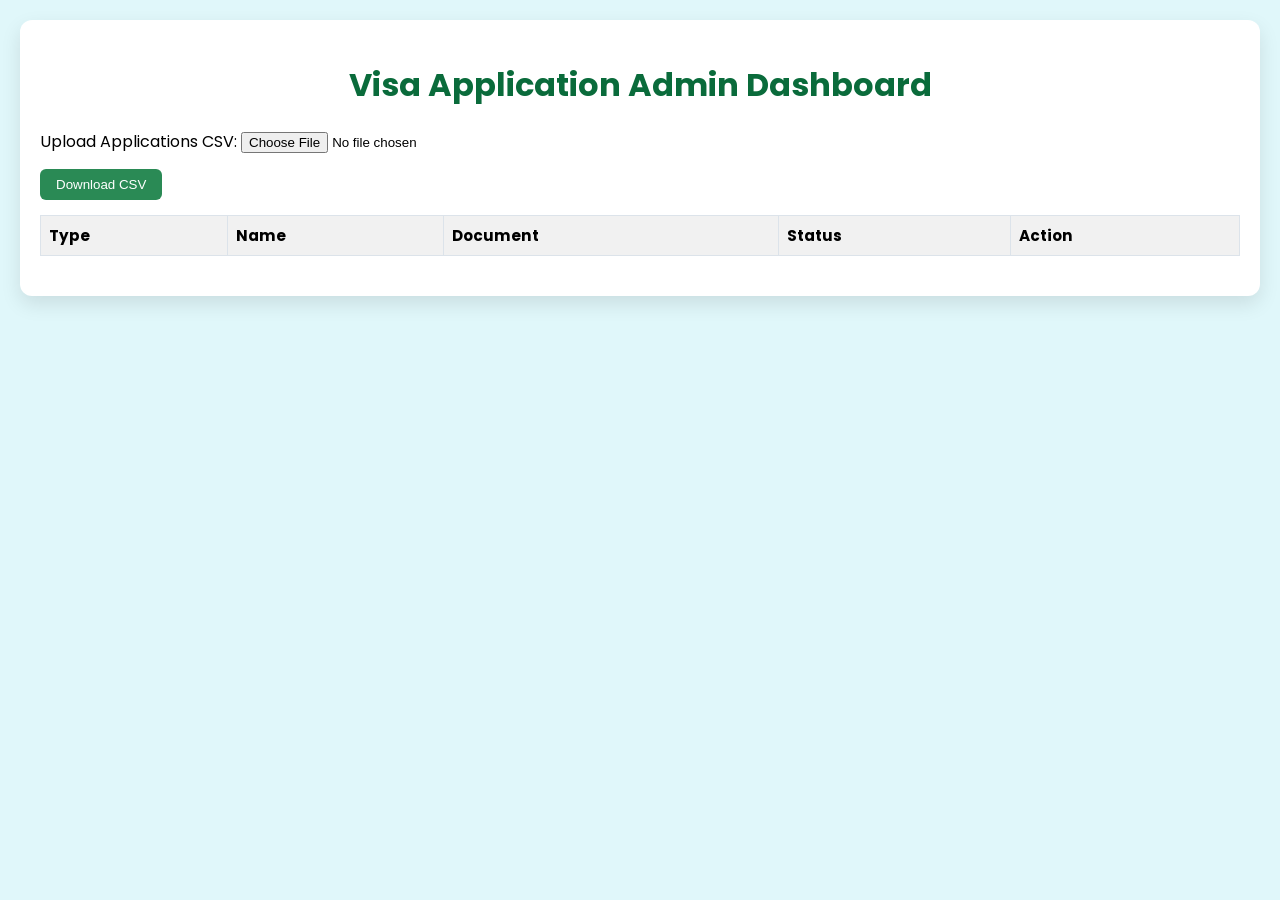
<file: admin.html>
<!DOCTYPE html>
<html lang="en">
<head>
<meta charset="UTF-8">
<meta name="viewport" content="width=device-width, initial-scale=1.0">
<title>Visa Application Admin Dashboard</title>
<style>
@import url('https://fonts.googleapis.com/css2?family=Poppins:wght@400;600;700&display=swap');

:root {
  --card: #ffffff;
  --accent: #0a6b3b;
  --accent-2: #2a8a55;
  --background: #e0f7fa;
  --font-family: 'Poppins', sans-serif;
  --border-light: #dce3ea;
  --radius: 12px;
  --shadow: rgba(0,0,0,0.1);
}

body {
  font-family: var(--font-family);
  background-color: var(--background);
  margin:0;
  padding:20px;
}

.container {
  max-width:1200px;
  margin:0 auto;
  background-color: var(--card);
  border-radius: var(--radius);
  padding: 20px;
  box-shadow: 0 8px 20px var(--shadow);
}

h1 { text-align:center; color:var(--accent); margin-bottom:20px; }

table {
  width:100%;
  border-collapse: collapse;
  margin-bottom:20px;
}
th, td {
  border:1px solid var(--border-light);
  padding:8px;
  text-align:left;
  font-size:0.95rem;
}
th { background-color:#f1f1f1; }

.status-btn {
  padding:6px 12px;
  border:none;
  border-radius:6px;
  cursor:pointer;
  color:white;
  margin-right:5px;
}
.accept { background-color: var(--accent); }
.decline { background-color: #d9534f; }

.download-btn {
  padding:8px 16px;
  background-color: var(--accent-2);
  color:white;
  border:none;
  border-radius:6px;
  cursor:pointer;
}

.hidden { display:none; }
</style>
</head>
<body>
<div class="container">
  <h1>Visa Application Admin Dashboard</h1>

  <!-- CSV Upload -->
  <div style="margin-bottom:15px;">
    <label>Upload Applications CSV: </label>
    <input type="file" id="csvUpload" accept=".csv">
  </div>

  <!-- Download CSV Button -->
  <div style="margin-bottom:15px;">
    <button class="download-btn" id="downloadCsv">Download CSV</button>
  </div>

  <table id="adminTable">
    <thead>
      <tr>
        <th>Type</th>
        <th>Name</th>
        <th>Document</th>
        <th>Status</th>
        <th>Action</th>
      </tr>
    </thead>
    <tbody id="tableBody">
      <!-- Rows will be injected here -->
    </tbody>
  </table>
</div>

<script>
// Parse CSV to Array
function parseCSV(text){
  const rows = text.trim().split('\n');
  const headers = rows[0].split(',');
  return rows.slice(1).map(r => {
    const cols = r.split(',');
    return {
      type: cols[0].trim(),
      name: cols[1].trim(),
      document: cols[2].trim(),
      status: cols[3].trim() || 'Pending'
    };
  });
}

// Render Table
function renderTable(data){
  const tbody = document.getElementById('tableBody');
  tbody.innerHTML = '';
  data.forEach((item,index)=>{
    const tr = document.createElement('tr');
    tr.innerHTML = `
      <td>${item.type}</td>
      <td>${item.name}</td>
      <td>${item.document}</td>
      <td class="status-${item.status.toLowerCase()}">${item.status}</td>
      <td>
        <button class="status-btn accept">Accept</button>
        <button class="status-btn decline">Decline</button>
      </td>
    `;
    tbody.appendChild(tr);

    // Accept button
    tr.querySelector('.accept').addEventListener('click',()=>{
      item.status='Accepted';
      tr.querySelector('td:nth-child(4)').textContent='Accepted';
      localStorage.setItem('adminData', JSON.stringify(data));
    });
    // Decline button
    tr.querySelector('.decline').addEventListener('click',()=>{
      item.status='Declined';
      tr.querySelector('td:nth-child(4)').textContent='Declined';
      localStorage.setItem('adminData', JSON.stringify(data));
    });
  });
}

// CSV Upload
document.getElementById('csvUpload').addEventListener('change', function(e){
  const file = e.target.files[0];
  if(!file) return;
  const reader = new FileReader();
  reader.onload = function(evt){
    const csvText = evt.target.result;
    const data = parseCSV(csvText);
    localStorage.setItem('adminData', JSON.stringify(data));
    renderTable(data);
  };
  reader.readAsText(file);
});

// Download CSV
document.getElementById('downloadCsv').addEventListener('click',()=>{
  const data = JSON.parse(localStorage.getItem('adminData')) || [];
  if(data.length===0){ alert('No data to download'); return; }
  let csv = 'type,name,document,status\n';
  data.forEach(d=>{ csv+=`${d.type},${d.name},${d.document},${d.status}\n`; });
  const blob = new Blob([csv], {type:'text/csv'});
  const url = URL.createObjectURL(blob);
  const a = document.createElement('a');
  a.href = url;
  a.download = 'visa_uploads.csv';
  a.click();
  URL.revokeObjectURL(url);
});

// Load from localStorage on page load
window.onload = function(){
  const savedData = JSON.parse(localStorage.getItem('adminData')) || [];
  renderTable(savedData);
}
</script>
</body>
</html>
</file>
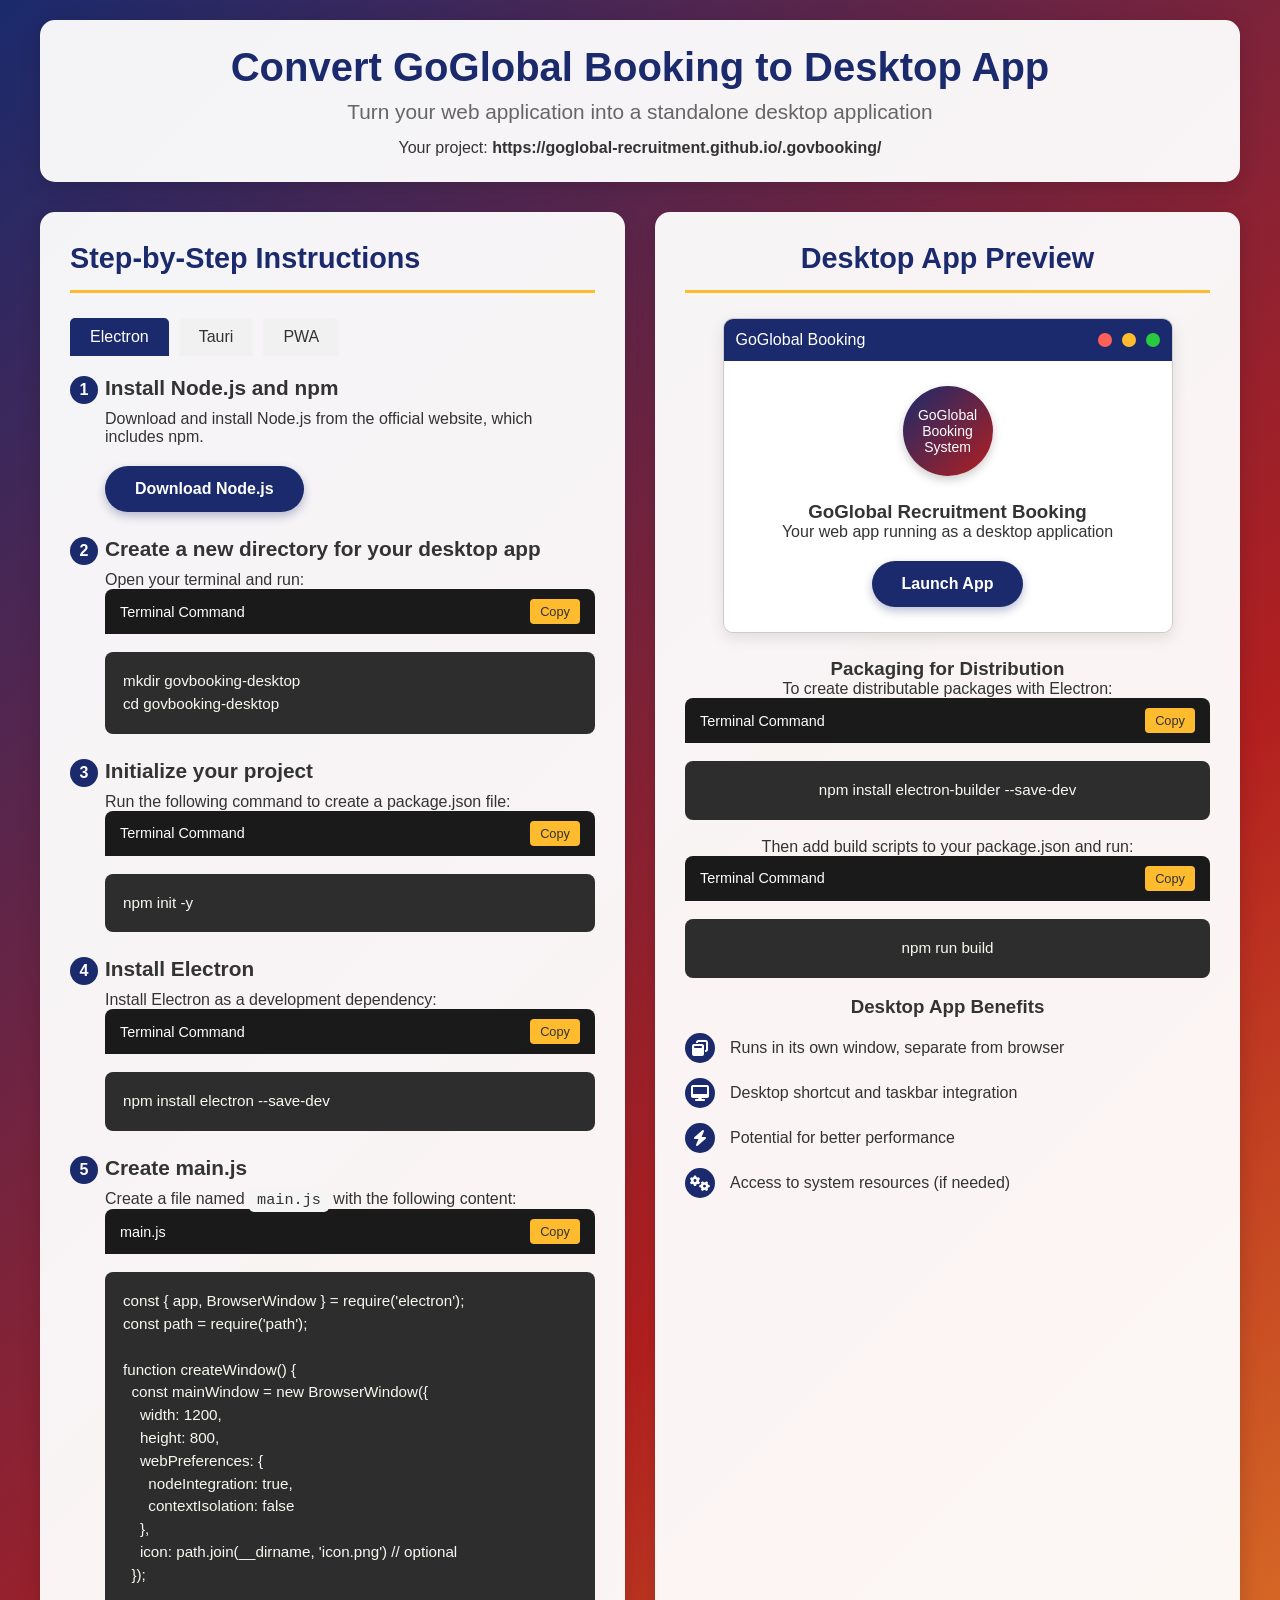
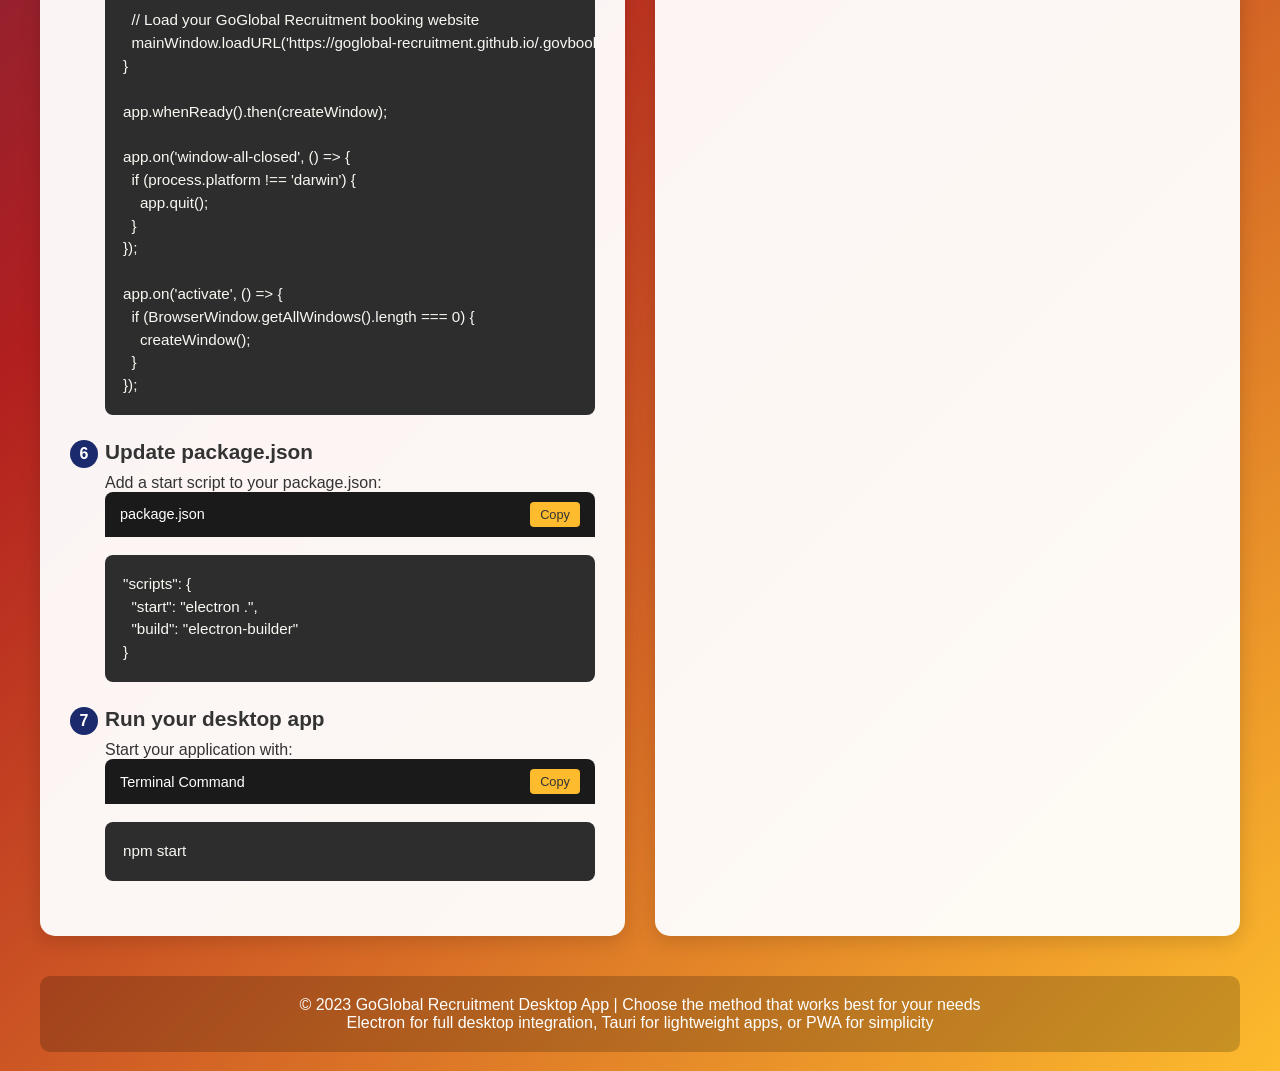
<file: desktop-app-instructions.html>
<!DOCTYPE html>
<html lang="en">
<head>
    <meta charset="UTF-8">
    <meta name="viewport" content="width=device-width, initial-scale=1.0">
    <title>GoGlobal Booking - Desktop App</title>
    <link rel="stylesheet" href="https://cdnjs.cloudflare.com/ajax/libs/font-awesome/6.4.0/css/all.min.css">
    <style>
        * {
            margin: 0;
            padding: 0;
            box-sizing: border-box;
            font-family: 'Segoe UI', Tahoma, Geneva, Verdana, sans-serif;
        }
        
        body {
            background: linear-gradient(135deg, #1a2a6c, #b21f1f, #fdbb2d);
            color: #333;
            min-height: 100vh;
            display: flex;
            flex-direction: column;
            align-items: center;
            padding: 20px;
        }
        
        .container {
            width: 100%;
            max-width: 1200px;
            margin: 0 auto;
        }
        
        header {
            background-color: rgba(255, 255, 255, 0.95);
            padding: 25px;
            border-radius: 15px;
            box-shadow: 0 5px 20px rgba(0, 0, 0, 0.15);
            margin-bottom: 30px;
            width: 100%;
            text-align: center;
        }
        
        h1 {
            color: #1a2a6c;
            margin-bottom: 10px;
            font-size: 2.5rem;
        }
        
        .subtitle {
            color: #666;
            font-size: 1.3rem;
            margin-bottom: 15px;
        }
        
        .content {
            display: flex;
            gap: 30px;
            flex-wrap: wrap;
        }
        
        .instructions {
            flex: 1;
            min-width: 300px;
            background: rgba(255, 255, 255, 0.95);
            padding: 30px;
            border-radius: 15px;
            box-shadow: 0 5px 20px rgba(0, 0, 0, 0.15);
        }
        
        .instructions h2 {
            color: #1a2a6c;
            margin-bottom: 25px;
            padding-bottom: 15px;
            border-bottom: 3px solid #fdbb2d;
            font-size: 1.8rem;
        }
        
        .step {
            margin-bottom: 25px;
            padding-left: 35px;
            position: relative;
        }
        
        .step-number {
            position: absolute;
            left: 0;
            top: 0;
            background: #1a2a6c;
            color: white;
            width: 28px;
            height: 28px;
            border-radius: 50%;
            display: flex;
            align-items: center;
            justify-content: center;
            font-weight: bold;
        }
        
        .step h3 {
            margin-bottom: 10px;
            color: #333;
            font-size: 1.3rem;
        }
        
        .preview {
            flex: 1;
            min-width: 300px;
            background: rgba(255, 255, 255, 0.95);
            padding: 30px;
            border-radius: 15px;
            box-shadow: 0 5px 20px rgba(0, 0, 0, 0.15);
            text-align: center;
        }
        
        .preview h2 {
            color: #1a2a6c;
            margin-bottom: 25px;
            padding-bottom: 15px;
            border-bottom: 3px solid #fdbb2d;
            font-size: 1.8rem;
        }
        
        .app-window {
            background: #f1f1f1;
            border: 1px solid #ccc;
            border-radius: 10px;
            overflow: hidden;
            margin: 0 auto 25px;
            max-width: 450px;
            box-shadow: 0 5px 15px rgba(0, 0, 0, 0.1);
        }
        
        .window-header {
            background: #1a2a6c;
            color: white;
            padding: 12px;
            display: flex;
            justify-content: space-between;
            align-items: center;
        }
        
        .window-controls {
            display: flex;
            gap: 10px;
        }
        
        .control {
            width: 14px;
            height: 14px;
            border-radius: 50%;
            cursor: pointer;
        }
        
        .close { background: #ff5f57; }
        .minimize { background: #ffbd2e; }
        .maximize { background: #28ca42; }
        
        .window-content {
            padding: 25px;
            min-height: 250px;
            display: flex;
            flex-direction: column;
            justify-content: center;
            align-items: center;
            background: white;
        }
        
        .logo {
            width: 90px;
            height: 90px;
            background: linear-gradient(135deg, #1a2a6c, #b21f1f);
            border-radius: 50%;
            display: flex;
            align-items: center;
            justify-content: center;
            margin-bottom: 25px;
            color: white;
            font-size: 14px;
            text-align: center;
            box-shadow: 0 4px 10px rgba(0, 0, 0, 0.2);
        }
        
        .btn {
            display: inline-block;
            background: #1a2a6c;
            color: white;
            padding: 14px 30px;
            border-radius: 30px;
            text-decoration: none;
            font-weight: bold;
            margin-top: 20px;
            transition: all 0.3s ease;
            box-shadow: 0 4px 10px rgba(26, 42, 108, 0.3);
        }
        
        .btn:hover {
            background: #fdbb2d;
            transform: translateY(-3px);
            box-shadow: 0 6px 15px rgba(0, 0, 0, 0.2);
        }
        
        code {
            background: #f5f5f5;
            padding: 3px 8px;
            border-radius: 5px;
            font-family: monospace;
            font-size: 0.95rem;
        }
        
        pre {
            background: #2d2d2d;
            color: #f8f8f2;
            padding: 18px;
            border-radius: 8px;
            overflow-x: auto;
            margin: 18px 0;
            font-size: 0.95rem;
            line-height: 1.5;
        }
        
        .code-header {
            display: flex;
            justify-content: space-between;
            align-items: center;
            background: #1a1a1a;
            color: white;
            padding: 10px 15px;
            border-radius: 8px 8px 0 0;
            font-size: 0.9rem;
        }
        
        .copy-btn {
            background: #fdbb2d;
            color: #333;
            border: none;
            padding: 5px 10px;
            border-radius: 4px;
            cursor: pointer;
            font-size: 0.8rem;
        }
        
        footer {
            margin-top: 40px;
            text-align: center;
            color: white;
            font-size: 1rem;
            background: rgba(0, 0, 0, 0.2);
            padding: 20px;
            border-radius: 10px;
            width: 100%;
        }
        
        .feature {
            display: flex;
            align-items: center;
            margin: 15px 0;
        }
        
        .feature i {
            background: #1a2a6c;
            color: white;
            width: 30px;
            height: 30px;
            border-radius: 50%;
            display: flex;
            align-items: center;
            justify-content: center;
            margin-right: 15px;
        }

        .nav-tabs {
            display: flex;
            gap: 10px;
            margin-bottom: 20px;
        }

        .nav-tab {
            padding: 10px 20px;
            background: #f1f1f1;
            border-radius: 5px 5px 0 0;
            cursor: pointer;
        }

        .nav-tab.active {
            background: #1a2a6c;
            color: white;
        }

        .tab-content {
            display: none;
        }

        .tab-content.active {
            display: block;
        }
        
        @media (max-width: 768px) {
            .content {
                flex-direction: column;
            }
            
            h1 {
                font-size: 2rem;
            }
            
            .subtitle {
                font-size: 1.1rem;
            }
        }
    </style>
</head>
<body>
    <div class="container">
        <header>
            <h1>Convert GoGlobal Booking to Desktop App</h1>
            <p class="subtitle">Turn your web application into a standalone desktop application</p>
            <p>Your project: <strong>https://goglobal-recruitment.github.io/.govbooking/</strong></p>
        </header>
        
        <div class="content">
            <div class="instructions">
                <h2>Step-by-Step Instructions</h2>
                
                <div class="nav-tabs">
                    <div class="nav-tab active" onclick="switchTab('electron')">Electron</div>
                    <div class="nav-tab" onclick="switchTab('tauri')">Tauri</div>
                    <div class="nav-tab" onclick="switchTab('pwa')">PWA</div>
                </div>
                
                <div id="electron-tab" class="tab-content active">
                    <div class="step">
                        <div class="step-number">1</div>
                        <h3>Install Node.js and npm</h3>
                        <p>Download and install Node.js from the official website, which includes npm.</p>
                        <a href="https://nodejs.org" target="_blank" class="btn">Download Node.js</a>
                    </div>
                    
                    <div class="step">
                        <div class="step-number">2</div>
                        <h3>Create a new directory for your desktop app</h3>
                        <p>Open your terminal and run:</p>
                        <div class="code-header">
                            <span>Terminal Command</span>
                            <button class="copy-btn" onclick="copyCode('code1')">Copy</button>
                        </div>
                        <pre id="code1">mkdir govbooking-desktop
cd govbooking-desktop</pre>
                    </div>
                    
                    <div class="step">
                        <div class="step-number">3</div>
                        <h3>Initialize your project</h3>
                        <p>Run the following command to create a package.json file:</p>
                        <div class="code-header">
                            <span>Terminal Command</span>
                            <button class="copy-btn" onclick="copyCode('code2')">Copy</button>
                        </div>
                        <pre id="code2">npm init -y</pre>
                    </div>
                    
                    <div class="step">
                        <div class="step-number">4</div>
                        <h3>Install Electron</h3>
                        <p>Install Electron as a development dependency:</p>
                        <div class="code-header">
                            <span>Terminal Command</span>
                            <button class="copy-btn" onclick="copyCode('code3')">Copy</button>
                        </div>
                        <pre id="code3">npm install electron --save-dev</pre>
                    </div>
                    
                    <div class="step">
                        <div class="step-number">5</div>
                        <h3>Create main.js</h3>
                        <p>Create a file named <code>main.js</code> with the following content:</p>
                        <div class="code-header">
                            <span>main.js</span>
                            <button class="copy-btn" onclick="copyCode('code4')">Copy</button>
                        </div>
                        <pre id="code4">const { app, BrowserWindow } = require('electron');
const path = require('path');

function createWindow() {
  const mainWindow = new BrowserWindow({
    width: 1200,
    height: 800,
    webPreferences: {
      nodeIntegration: true,
      contextIsolation: false
    },
    icon: path.join(__dirname, 'icon.png') // optional
  });

  // Load your GoGlobal Recruitment booking website
  mainWindow.loadURL('https://goglobal-recruitment.github.io/.govbooking/');
}

app.whenReady().then(createWindow);

app.on('window-all-closed', () => {
  if (process.platform !== 'darwin') {
    app.quit();
  }
});

app.on('activate', () => {
  if (BrowserWindow.getAllWindows().length === 0) {
    createWindow();
  }
});</pre>
                    </div>
                    
                    <div class="step">
                        <div class="step-number">6</div>
                        <h3>Update package.json</h3>
                        <p>Add a start script to your package.json:</p>
                        <div class="code-header">
                            <span>package.json</span>
                            <button class="copy-btn" onclick="copyCode('code5')">Copy</button>
                        </div>
                        <pre id="code5">"scripts": {
  "start": "electron .",
  "build": "electron-builder"
}</pre>
                    </div>
                    
                    <div class="step">
                        <div class="step-number">7</div>
                        <h3>Run your desktop app</h3>
                        <p>Start your application with:</p>
                        <div class="code-header">
                            <span>Terminal Command</span>
                            <button class="copy-btn" onclick="copyCode('code6')">Copy</button>
                        </div>
                        <pre id="code6">npm start</pre>
                    </div>
                </div>
                
                <div id="tauri-tab" class="tab-content">
                    <div class="step">
                        <div class="step-number">1</div>
                        <h3>Install Rust</h3>
                        <p>Install Rust using rustup:</p>
                        <div class="code-header">
                            <span>Terminal Command</span>
                            <button class="copy-btn" onclick="copyCode('code7')">Copy</button>
                        </div>
                        <pre id="code7">curl --proto '=https' --tlsv1.2 -sSf https://sh.rustup.rs | sh</pre>
                    </div>
                    
                    <div class="step">
                        <div class="step-number">2</div>
                        <h3>Install Tauri prerequisites</h3>
                        <p>Follow the platform-specific instructions:</p>
                        <a href="https://tauri.app/v1/guides/getting-started/prerequisites" target="_blank" class="btn">View Prerequisites</a>
                    </div>
                    
                    <div class="step">
                        <div class="step-number">3</div>
                        <h3>Create a Tauri app</h3>
                        <p>Create a new Tauri project:</p>
                        <div class="code-header">
                            <span>Terminal Command</span>
                            <button class="copy-btn" onclick="copyCode('code8')">Copy</button>
                        </div>
                        <pre id="code8">npm create tauri-app@latest govbooking-desktop
cd govbooking-desktop</pre>
                    </div>
                    
                    <div class="step">
                        <div class="step-number">4</div>
                        <h3>Configure Tauri</h3>
                        <p>Update the tauri.conf.json file to load your web app:</p>
                        <div class="code-header">
                            <span>tauri.conf.json</span>
                            <button class="copy-btn" onclick="copyCode('code9')">Copy</button>
                        </div>
                        <pre id="code9">"windows": [
  {
    "title": "GoGlobal Booking",
    "width": 1200,
    "height": 800,
    "resizable": true,
    "fullscreen": false,
    "url": "https://goglobal-recruitment.github.io/.govbooking/"
  }
]</pre>
                    </div>
                    
                    <div class="step">
                        <div class="step-number">5</div>
                        <h3>Run your Tauri app</h3>
                        <p>Start your application with:</p>
                        <div class="code-header">
                            <span>Terminal Command</span>
                            <button class="copy-btn" onclick="copyCode('code10')">Copy</button>
                        </div>
                        <pre id="code10">npm run tauri dev</pre>
                    </div>
                </div>
                
                <div id="pwa-tab" class="tab-content">
                    <div class="step">
                        <div class="step-number">1</div>
                        <h3>Create a Manifest File</h3>
                        <p>Create a manifest.json file in your project:</p>
                        <div class="code-header">
                            <span>manifest.json</span>
                            <button class="copy-btn" onclick="copyCode('code11')">Copy</button>
                        </div>
                        <pre id="code11">{
  "name": "GoGlobal Booking",
  "short_name": "GovBooking",
  "description": "GoGlobal Recruitment Booking System",
  "start_url": "https://goglobal-recruitment.github.io/.govbooking/",
  "display": "standalone",
  "background_color": "#1a2a6c",
  "theme_color": "#fdbb2d",
  "icons": [
    {
      "src": "icon-192.png",
      "sizes": "192x192",
      "type": "image/png"
    },
    {
      "src": "icon-512.png",
      "sizes": "512x512",
      "type": "image/png"
    }
  ]
}</pre>
                    </div>
                    
                    <div class="step">
                        <div class="step-number">2</div>
                        <h3>Add to Home Screen</h3>
                        <p>Users can install your PWA by selecting "Add to Home Screen" in their browser.</p>
                    </div>
                    
                    <div class="step">
                        <div class="step-number">3</div>
                        <h3>Service Worker (Optional)</h3>
                        <p>For offline functionality, register a service worker:</p>
                        <div class="code-header">
                            <span>sw.js</span>
                            <button class="copy-btn" onclick="copyCode('code12')">Copy</button>
                        </div>
                        <pre id="code12">self.addEventListener('install', (event) => {
  console.log('Service Worker installing.');
});

self.addEventListener('fetch', (event) => {
  event.respondWith(
    caches.match(event.request).then((response) => {
      return response || fetch(event.request);
    })
  );
});</pre>
                    </div>
                </div>
            </div>
            
            <div class="preview">
                <h2>Desktop App Preview</h2>
                
                <div class="app-window">
                    <div class="window-header">
                        <div>GoGlobal Booking</div>
                        <div class="window-controls">
                            <div class="control close" onclick="simulateAction('close')"></div>
                            <div class="control minimize" onclick="simulateAction('minimize')"></div>
                            <div class="control maximize" onclick="simulateAction('maximize')"></div>
                        </div>
                    </div>
                    <div class="window-content">
                        <div class="logo">GoGlobal<br>Booking<br>System</div>
                        <h3>GoGlobal Recruitment Booking</h3>
                        <p>Your web app running as a desktop application</p>
                        <a href="#" class="btn" id="launch-btn">Launch App</a>
                    </div>
                </div>
                
                <h3>Packaging for Distribution</h3>
                <p>To create distributable packages with Electron:</p>
                <div class="code-header">
                    <span>Terminal Command</span>
                    <button class="copy-btn" onclick="copyCode('code13')">Copy</button>
                </div>
                <pre id="code13">npm install electron-builder --save-dev</pre>
                <p>Then add build scripts to your package.json and run:</p>
                <div class="code-header">
                    <span>Terminal Command</span>
                    <button class="copy-btn" onclick="copyCode('code14')">Copy</button>
                </div>
                <pre id="code14">npm run build</pre>
                
                <div class="features">
                    <h3>Desktop App Benefits</h3>
                    <div class="feature">
                        <i class="fas fa-window-restore"></i>
                        <span>Runs in its own window, separate from browser</span>
                    </div>
                    <div class="feature">
                        <i class="fas fa-desktop"></i>
                        <span>Desktop shortcut and taskbar integration</span>
                    </div>
                    <div class="feature">
                        <i class="fas fa-bolt"></i>
                        <span>Potential for better performance</span>
                    </div>
                    <div class="feature">
                        <i class="fas fa-cogs"></i>
                        <span>Access to system resources (if needed)</span>
                    </div>
                </div>
            </div>
        </div>
        
        <footer>
            <p>© 2023 GoGlobal Recruitment Desktop App | Choose the method that works best for your needs</p>
            <p>Electron for full desktop integration, Tauri for lightweight apps, or PWA for simplicity</p>
        </footer>
    </div>
    
    <script>
        // Simple animation for the preview app window
        document.addEventListener('DOMContentLoaded', function() {
            const appWindow = document.querySelector('.app-window');
            setTimeout(() => {
                appWindow.style.transform = 'scale(1.03)';
                setTimeout(() => {
                    appWindow.style.transform = 'scale(1)';
                }, 200);
            }, 1000);
            
            // Button effect
            const btn = document.getElementById('launch-btn');
            btn.addEventListener('click', function(e) {
                e.preventDefault();
                // Open the actual GoGlobal booking site in a new tab
                window.open('https://goglobal-recruitment.github.io/.govbooking/', '_blank');
                
                // Visual feedback
                btn.textContent = 'Opening...';
                setTimeout(() => {
                    btn.textContent = 'Launch App';
                }, 1500);
            });
        });
        
        // Copy code function
        function copyCode(id) {
            const codeElement = document.getElementById(id);
            const textArea = document.createElement('textarea');
            textArea.value = codeElement.textContent;
            document.body.appendChild(textArea);
            textArea.select();
            document.execCommand('copy');
            document.body.removeChild(textArea);
            
            // Visual feedback
            const copyBtn = event.target;
            copyBtn.textContent = 'Copied!';
            setTimeout(() => {
                copyBtn.textContent = 'Copy';
            }, 2000);
        }
        
        // Switch tabs
        function switchTab(tabName) {
            // Hide all tabs
            document.querySelectorAll('.tab-content').forEach(tab => {
                tab.classList.remove('active');
            });
            
            // Deactivate all tab buttons
            document.querySelectorAll('.nav-tab').forEach(tab => {
                tab.classList.remove('active');
            });
            
            // Activate selected tab
            document.getElementById(tabName + '-tab').classList.add('active');
            event.target.classList.add('active');
        }
        
        // Simulate window actions
        function simulateAction(action) {
            const appWindow = document.querySelector('.app-window');
            
            if (action === 'close') {
                appWindow.style.transform = 'scale(0.9)';
                appWindow.style.opacity = '0';
                setTimeout(() => {
                    alert('In the actual app, this would close the window');
                    appWindow.style.transform = 'scale(1)';
                    appWindow.style.opacity = '1';
                }, 300);
            } else if (action === 'minimize') {
                appWindow.style.transform = 'scale(0.95) translateY(30px)';
                setTimeout(() => {
                    appWindow.style.transform = 'scale(1) translateY(0)';
                }, 300);
            } else if (action === 'maximize') {
                if (appWindow.style.width === '100%') {
                    appWindow.style.width = '';
                    appWindow.style.height = '';
                    appWindow.style.maxWidth = '450px';
                } else {
                    appWindow.style.width = '100%';
                    appWindow.style.height = '100%';
                    appWindow.style.maxWidth = 'none';
                }
            }
        }
    </script>
</body>
</html>
</file>
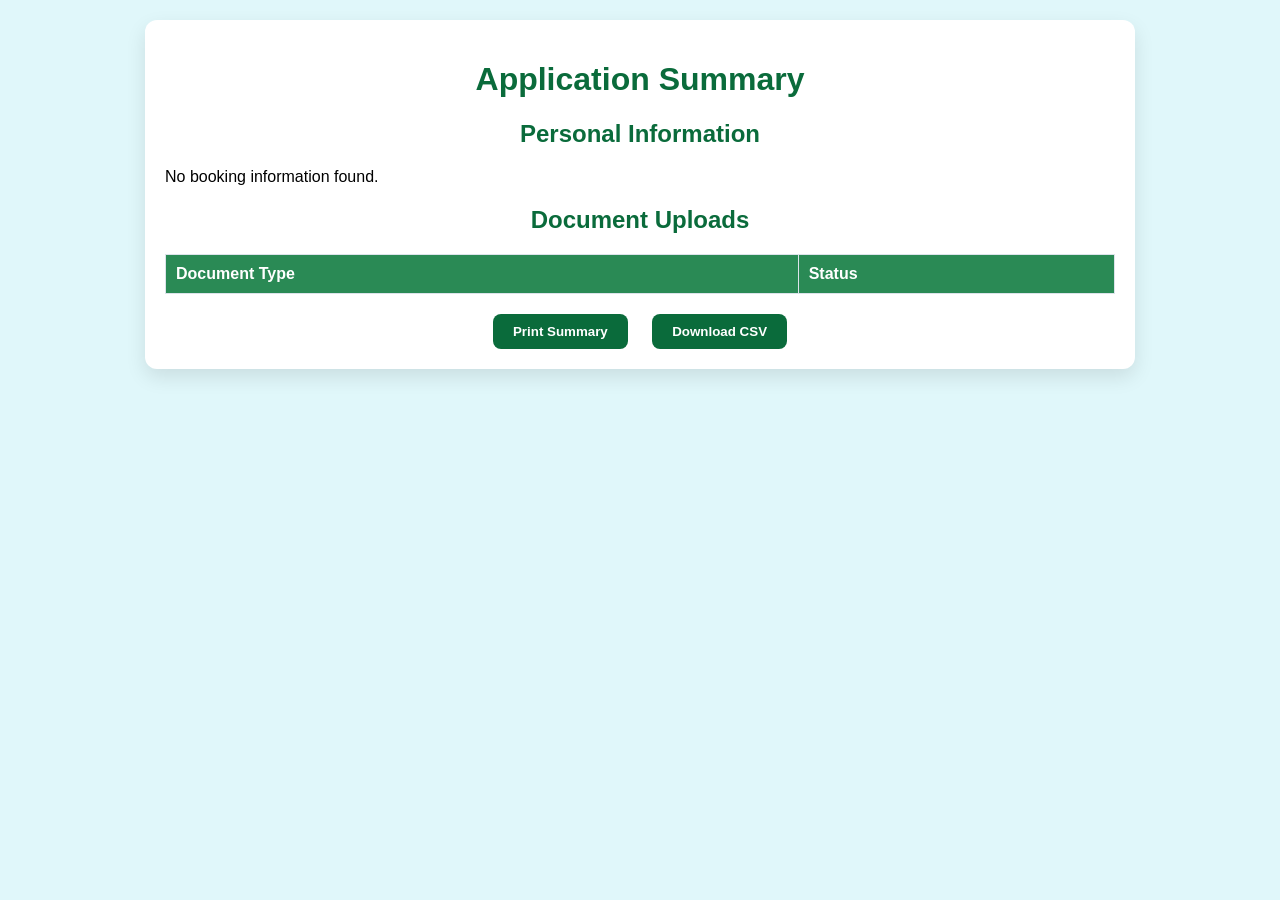
<file: final_summary.html>
<!DOCTYPE html>
<html lang="en">
<head>
<meta charset="UTF-8">
<meta name="viewport" content="width=device-width, initial-scale=1.0">
<title>Application Summary</title>
<style>
body { font-family: 'Poppins', sans-serif; background:#e0f7fa; margin:0; padding:20px;}
.container { max-width:950px; margin:0 auto; background:#fff; padding:20px; border-radius:12px; box-shadow:0 8px 20px rgba(0,0,0,0.1);}
h1,h2 { text-align:center; color:#0a6b3b; }
table { width:100%; border-collapse: collapse; margin-top:20px; }
th, td { border:1px solid #dce3ea; padding:10px; text-align:left; }
th { background:#2a8a55; color:white; }
.status-Pending { color:orange; font-weight:bold; }
.status-Submitted { color:green; font-weight:bold; }
.button-group { text-align:center; margin-top:20px; }
.button-group button { padding:10px 20px; margin:0 10px; border:none; border-radius:8px; font-weight:600; cursor:pointer; background:#0a6b3b; color:white; transition:0.3s; }
.button-group button:hover { background:#2a8a55; }
</style>
</head>
<body>
<div class="container">
<h1>Application Summary</h1>

<h2>Personal Information</h2>
<div id="personalInfo"></div>

<h2>Document Uploads</h2>
<table>
  <thead>
    <tr>
      <th>Document Type</th>
      <th>Status</th>
    </tr>
  </thead>
  <tbody id="documentsTable"></tbody>
</table>

<!-- Buttons at the bottom -->
<div class="button-group">
  <button id="printBtn">Print Summary</button>
  <button id="csvBtn">Download CSV</button>
</div>
</div>

<script>
// Get data from localStorage (from visa application form)
const data = JSON.parse(localStorage.getItem('bookingData'));

if(!data){
  document.getElementById('personalInfo').innerText = "No booking information found.";
} else {
  // Personal Information
  const personalHTML = `
    <p><strong>Booking Number:</strong> ${data.booking_number}</p>
    <p><strong>Full Name:</strong> ${data.forenames} ${data.surname}</p>
    <p><strong>ID Number:</strong> ${data.id_number}</p>
    <p><strong>Email:</strong> ${data.email}</p>
    <p><strong>Cellphone:</strong> ${data.country_code} ${data.cellphone}</p>
    <p><strong>Country:</strong> ${data.country}</p>
    <p><strong>Province/State:</strong> ${data.location}</p>
    <p><strong>Office:</strong> ${data.office}</p>
    <p><strong>Appointment:</strong> ${data.appointment_date} at ${data.appointment_time}</p>
  `;
  document.getElementById('personalInfo').innerHTML = personalHTML;

  // Document Uploads
  const docs = data.userDocuments || [];
  const tbody = document.getElementById('documentsTable');
  tbody.innerHTML = '';

  // Updated document types including your new ones
  const docTypes = [
    'Passport',
    'Visa Form',
    'ID Copy',
    'Medical Report',
    'Flight Booking (Invoice/Receipt)',
    'Travel Itinerary',
    'Travel Insurance',
    'Fingerprint Clearance (Afiswitch)',
    'Medical Records'
  ];

  docTypes.forEach(type => {
    const uploaded = docs.find(d => d.name === type);
    const status = uploaded ? 'Submitted' : 'Pending';
    const tr = document.createElement('tr');
    tr.innerHTML = `<td>${type}</td><td class="status-${status}">${status}</td>`;
    tbody.appendChild(tr);
  });
}

// --- Print Button ---
document.getElementById('printBtn').addEventListener('click', () => {
  window.print();
});

// --- CSV Download Button ---
document.getElementById('csvBtn').addEventListener('click', () => {
  if(!data) return alert("No data available to export.");

  const docs = data.userDocuments || [];
  const docTypes = [
    'Passport',
    'Visa Form',
    'ID Copy',
    'Medical Report',
    'Flight Booking (Invoice/Receipt)',
    'Travel Itinerary',
    'Travel Insurance',
    'Fingerprint Clearance (Afiswitch)',
    'Medical Records'
  ];

  const rows = [];
  docTypes.forEach(type => {
    const uploaded = docs.find(d => d.name === type);
    const status = uploaded ? 'Submitted' : 'Pending';
    rows.push({
      "Booking Number": data.booking_number,
      "ID": data.id_number,
      "Full Name": `${data.forenames} ${data.surname}`,
      "Email": data.email,
      "Cellphone": `${data.country_code} ${data.cellphone}`,
      "Country": data.country,
      "Province/State": data.location,
      "Office": data.office,
      "Appointment Date": data.appointment_date,
      "Appointment Time": data.appointment_time,
      "Document Type": type,
      "Status": status
    });
  });

  const headers = Object.keys(rows[0]).join(",");
  const csvContent = [headers].concat(rows.map(r => Object.values(r).map(v => `"${v}"`).join(","))).join("\n");

  const blob = new Blob([csvContent], { type: 'text/csv;charset=utf-8;' });
  const url = URL.createObjectURL(blob);
  const a = document.createElement('a');
  a.href = url;
  a.download = `${data.booking_number}_summary.csv`;
  document.body.appendChild(a);
  a.click();
  document.body.removeChild(a);
});
</script>
</body>
</html>
</file>
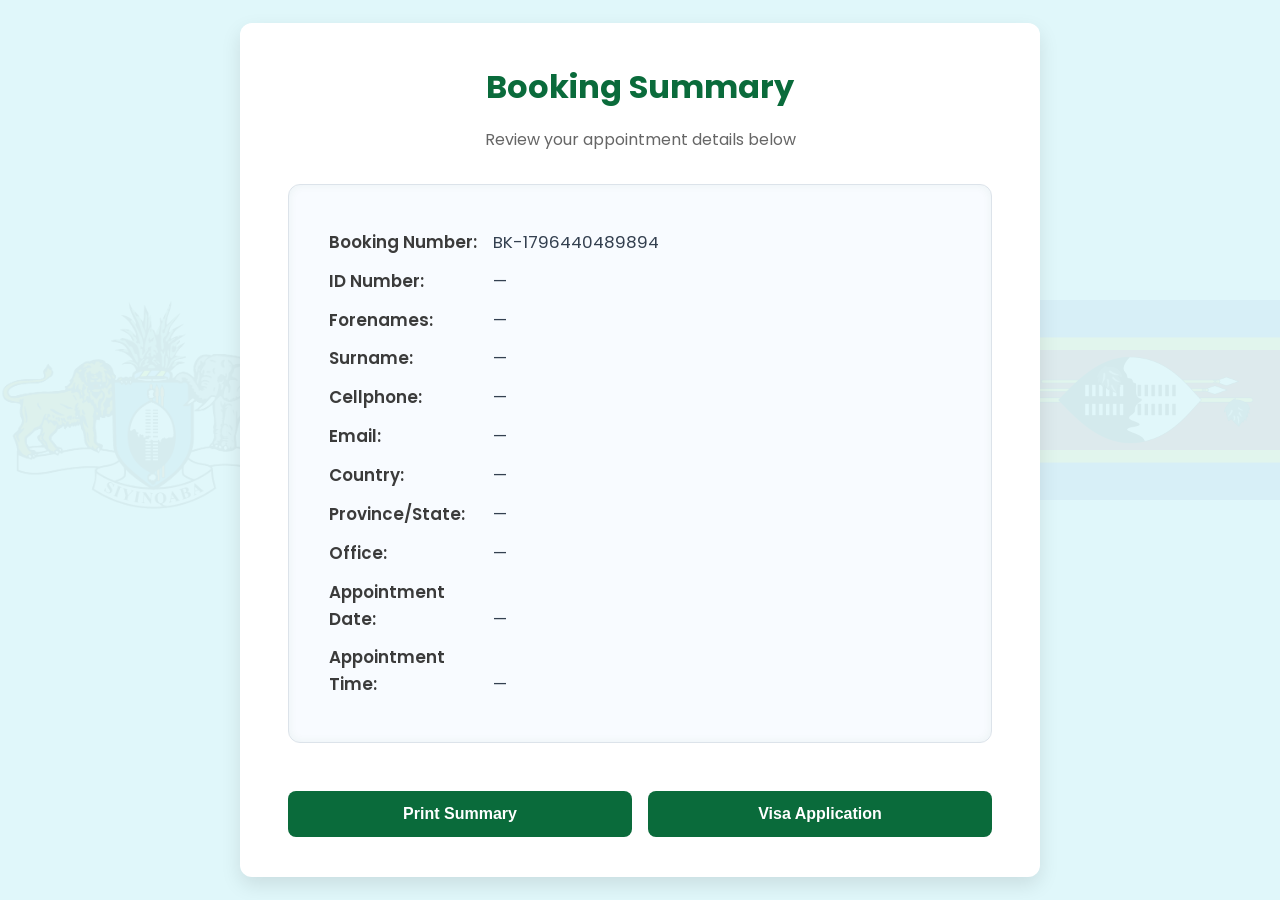
<file: summary.html>
<!DOCTYPE html>
<html lang="en">
<head>
<meta charset="UTF-8" />
<meta name="viewport" content="width=device-width, initial-scale=1.0"/>
<title>Booking Summary</title>

<style>
@import url('https://fonts.googleapis.com/css2?family=Poppins:wght@400;600;700&display=swap');

:root {
  --card: #ffffff;
  --muted: #6b7a8a;
  --accent: #0a6b3b;
  --accent-2: #2a8a55;
  --background: #e0f7fa;
  --font-family: 'Poppins', sans-serif;
  --border-light: #dce3ea;
  --line-height: 1.6;
  --radius: 12px;
  --shadow: rgba(0, 0, 0, 0.1);
}

* { box-sizing: border-box; margin: 0; padding: 0; }

body {
  font-family: var(--font-family);
  background-color: var(--background);
  min-height: 100vh;
  padding: 20px;
  display: flex;
  justify-content: center;
  align-items: center;
  overflow-x: hidden;
}

body::before,
body::after {
  content: '';
  position: fixed;
  top: 50%;
  width: 300px;
  height: 300px;
  background-size: contain;
  background-repeat: no-repeat;
  opacity: 0.05;
  transform: translateY(-50%);
  z-index: 0;
  pointer-events: none;
}

body::before { left: 0; background-image: url('4634-coat-of-arms-of-eswatini.png'); }
body::after { right: 0; background-image: url('4635-flag-of-eswatini.png'); }

main.summary-container {
  width: 100%;
  max-width: 800px;
  padding: 2.5rem 3rem;
  background-color: var(--card);
  box-shadow: 0 8px 20px var(--shadow);
  border-radius: var(--radius);
  position: relative;
  z-index: 1;
  display: flex;
  flex-direction: column;
  align-items: center;
  text-align: left;
}

h1.booking-summary {
  font-size: 2rem;
  font-weight: 700;
  color: var(--accent);
  text-align: center;
  margin-bottom: 1rem;
}

.subtitle { text-align: center; font-size: 1rem; color: #666; margin-bottom: 2rem; }

.summary {
  width: 100%;
  background-color: #f8fbff;
  border: 1.8px solid var(--border-light);
  border-radius: var(--radius);
  padding: 2rem 2.5rem;
  box-shadow: inset 0 0 10px rgba(10, 107, 59, 0.06);
  margin-bottom: 2rem;
}

.summary p { margin: 12px 0; font-size: 1.05rem; line-height: var(--line-height); color: #344050; }
.summary p strong { display: inline-block; width: 160px; font-weight: 600; color: #3b3b3b; }

.buttons {
  display: flex;
  justify-content: space-between;
  gap: 1rem;
  margin-top: 1rem;
  width: 100%;
  flex-wrap: wrap;
}

.buttons button {
  padding: 14px;
  font-size: 1rem;
  font-weight: 600;
  border: none;
  border-radius: 8px;
  cursor: pointer;
  flex: 1 1 48%;
  transition: background 0.3s ease;
  background-color: var(--accent);
  color: white;
}

.buttons button:hover { background-color: var(--accent-2); }

@media (max-width: 768px) {
  body::before, body::after { display: none; }
  main.summary-container { padding: 2rem 1.5rem; }
  .buttons { flex-direction: column; }
  .buttons button { width: 100%; }
  .summary p strong { width: 130px; }
}
</style>
</head>

<body>
<main class="summary-container" role="main" aria-label="Booking Summary">
  <h1 class="booking-summary">Booking Summary</h1>
  <p class="subtitle">Review your appointment details below</p>

  <section class="summary" id="summary" aria-live="polite">
    <p><strong>Booking Number:</strong> <span id="summary-booking_number">—</span></p>
    <p><strong>ID Number:</strong> <span id="summary-id_number">—</span></p>
    <p><strong>Forenames:</strong> <span id="summary-forenames">—</span></p>
    <p><strong>Surname:</strong> <span id="summary-surname">—</span></p>
    <p><strong>Cellphone:</strong> <span id="summary-cellphone">—</span></p>
    <p><strong>Email:</strong> <span id="summary-email">—</span></p>
    <p><strong>Country:</strong> <span id="summary-country">—</span></p>
    <p><strong>Province/State:</strong> <span id="summary-location">—</span></p>
    <p><strong>Office:</strong> <span id="summary-office">—</span></p>
    <p><strong>Appointment Date:</strong> <span id="summary-appointment_date">—</span></p>
    <p><strong>Appointment Time:</strong> <span id="summary-appointment_time">—</span></p>
  </section>

  <section class="buttons">
    <button id="printBtn" type="button" onclick="window.print()">Print Summary</button>
    <button type="button" onclick="goToVisa()">Visa Application</button>
  </section>
</main>

<script>
window.onload = function () {
  let bookingData = JSON.parse(localStorage.getItem("bookingData")) || {};

  // Generate booking number if not already set
  if(!bookingData.booking_number){
    const uniqueNumber = 'BK-' + Date.now(); // simple unique
    bookingData.booking_number = uniqueNumber;
    localStorage.setItem("bookingData", JSON.stringify(bookingData));
  }

  document.getElementById("summary-booking_number").textContent = bookingData.booking_number;
  document.getElementById("summary-id_number").textContent = bookingData.id_number || "—";
  document.getElementById("summary-forenames").textContent = bookingData.forenames || "—";
  document.getElementById("summary-surname").textContent = bookingData.surname || "—";
  document.getElementById("summary-cellphone").textContent = bookingData.cellphone || "—";
  document.getElementById("summary-email").textContent = bookingData.email || "—";
  document.getElementById("summary-country").textContent = bookingData.country || "—";
  document.getElementById("summary-location").textContent = bookingData.location || "—";
  document.getElementById("summary-office").textContent = bookingData.office || "—";
  document.getElementById("summary-appointment_date").textContent = bookingData.appointment_date || "—";
  document.getElementById("summary-appointment_time").textContent = bookingData.appointment_time || "—";
};

// Navigate to visa application
function goToVisa(){
  // Ensure all data flows to visa application page
  const bookingData = JSON.parse(localStorage.getItem("bookingData")) || {};
  localStorage.setItem("visaData", JSON.stringify(bookingData)); // store for visa page
  window.location.href = "visa-application.html";
}
</script>
</body>
</html>
</file>
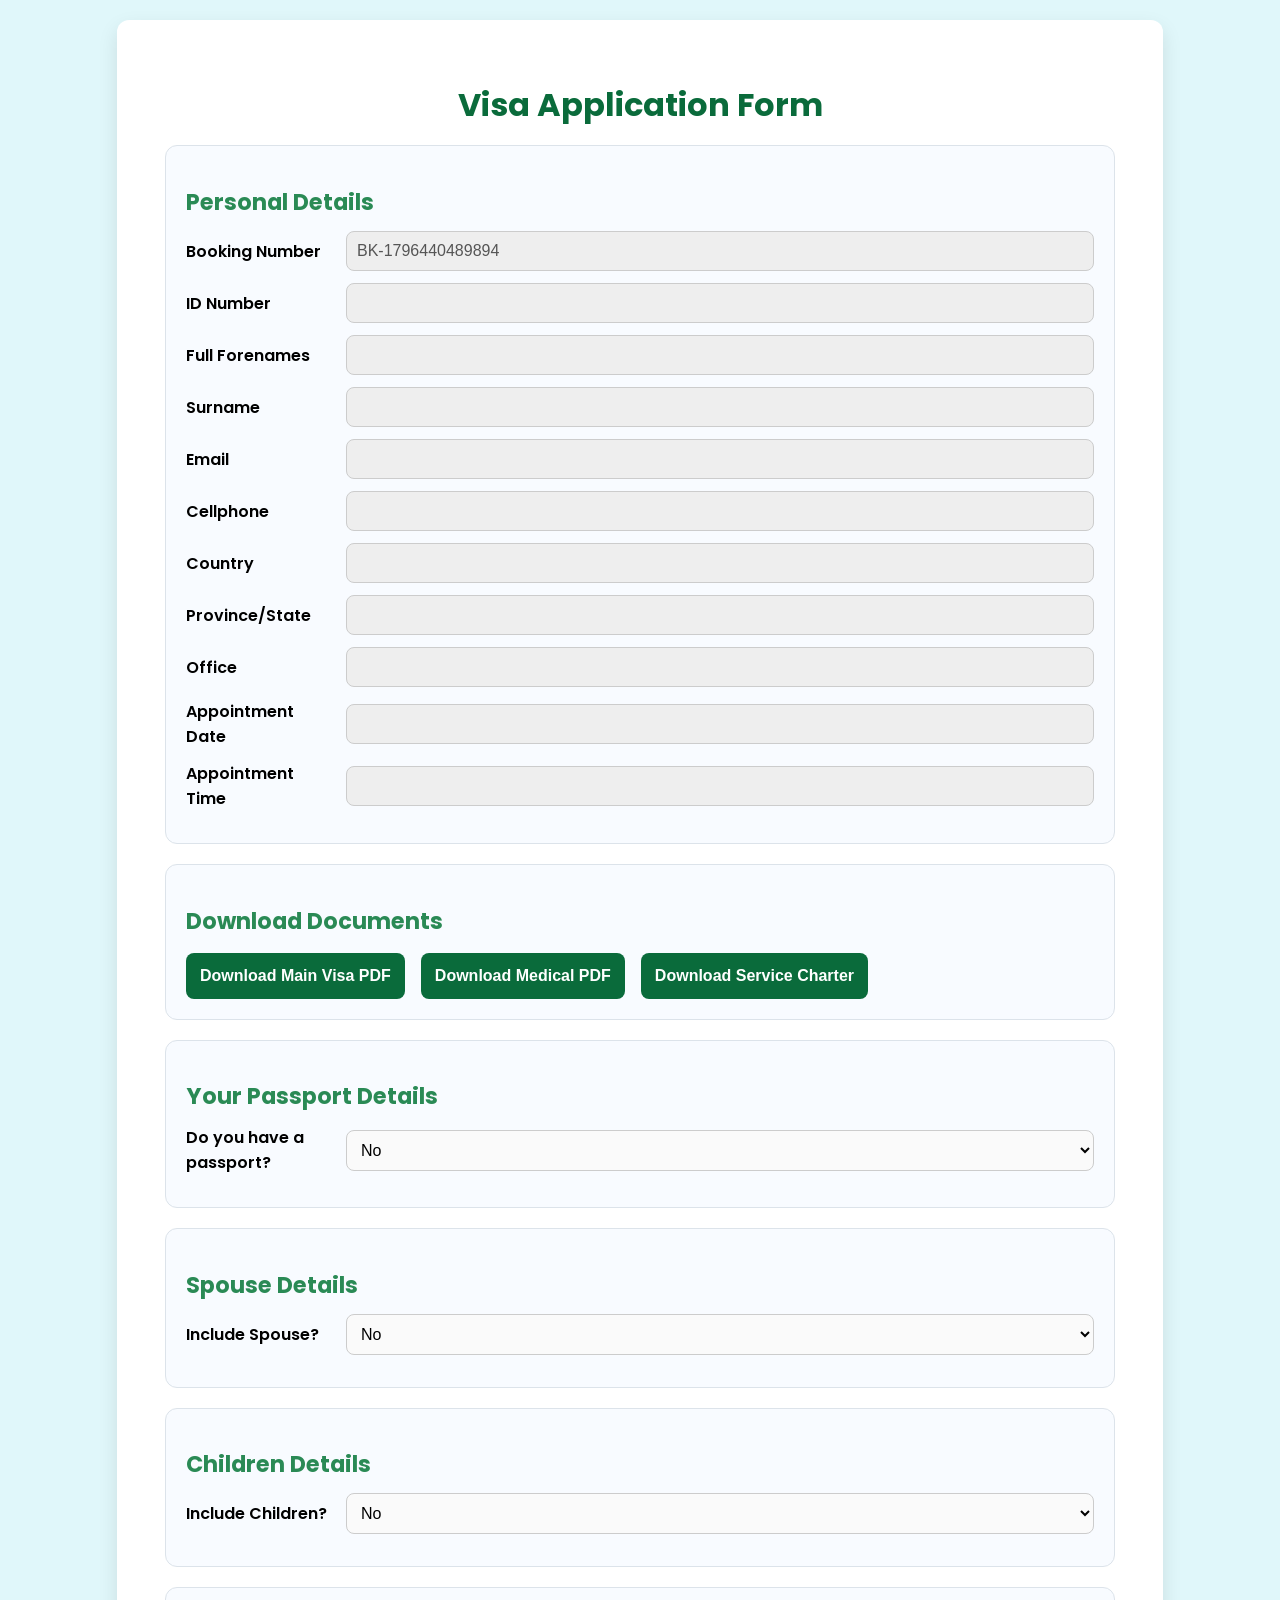
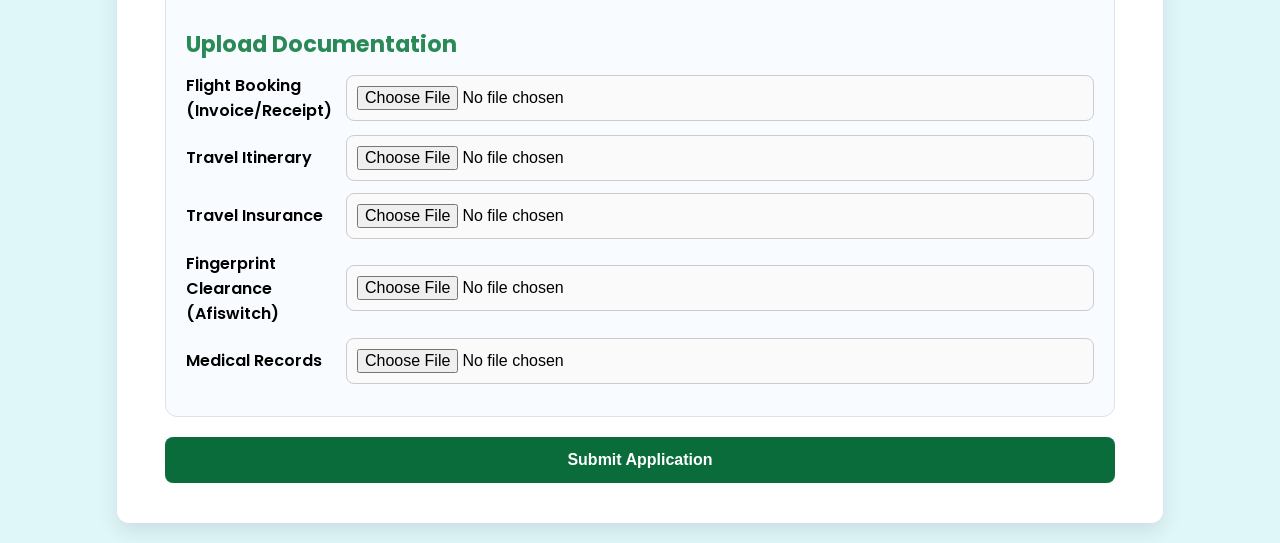
<file: visa-application.html>
<!DOCTYPE html>
<html lang="en">
<head>
<meta charset="UTF-8">
<meta name="viewport" content="width=device-width, initial-scale=1.0">
<title>Visa Application</title>
<style>
@import url('https://fonts.googleapis.com/css2?family=Poppins:wght@400;600;700&display=swap');
:root {
  --card: #ffffff;
  --muted: #6b7a8a;
  --accent: #0a6b3b;
  --accent-2: #2a8a55;
  --background: #e0f7fa;
  --font-family: 'Poppins', sans-serif;
  --border-light: #dce3ea;
  --radius: 12px;
  --shadow: rgba(0,0,0,0.1);
}
body {
  font-family: var(--font-family);
  background-color: var(--background);
  margin:0;
  padding:20px;
  display:flex;
  justify-content:center;
  align-items:flex-start;
}
.container {
  width:100%;
  max-width:950px;
  padding:2.5rem 3rem;
  background-color:var(--card);
  box-shadow:0 8px 20px var(--shadow);
  border-radius:var(--radius);
}
h1 { text-align:center; font-size:2rem; color:var(--accent); margin-bottom:1rem; }
h2 { font-size:1.4rem; color:var(--accent-2); margin-bottom:0.75rem; }
.section-card {
  background-color:#f8fbff;
  border:1px solid var(--border-light);
  border-radius:var(--radius);
  padding:20px;
  margin-bottom:20px;
}
.field-row {
  display:flex;
  align-items:center;
  margin-bottom:12px;
  flex-wrap:wrap;
}
.field-row label {
  width:150px;
  font-weight:600;
  margin-right:10px;
}
.field-row input, .field-row select, .field-row textarea {
  flex:1;
  padding:10px;
  border-radius:8px;
  border:1px solid #ccc;
  font-size:1rem;
  background:#fafafa;
}
.field-row input:disabled { background:#eee; color:#555; }
.buttons {
  display:flex;
  gap:1rem;
  flex-wrap:wrap;
  margin-top:15px;
}
.buttons button {
  padding:14px;
  font-size:1rem;
  font-weight:600;
  border:none;
  border-radius:8px;
  flex:1 1 48%;
  cursor:pointer;
  transition: background 0.3s ease;
  background-color: var(--accent);
  color:white;
}
.buttons button:hover { background-color:var(--accent-2); }
@media(max-width:768px){
  .field-row { flex-direction:column; align-items:flex-start; }
  .field-row label { width:100%; margin-bottom:5px; }
  .buttons { flex-direction:column; }
  .buttons button{width:100%;}
}
.hidden { display:none; }
</style>
</head>
<body>
<main class="container">
<h1>Visa Application Form</h1>

<!-- Personal Details -->
<div class="section-card">
  <h2>Personal Details</h2>
  <div class="field-row"><label>Booking Number</label><input id="booking_number" disabled></div>
  <div class="field-row"><label>ID Number</label><input id="id_number" disabled></div>
  <div class="field-row"><label>Full Forenames</label><input id="forenames" disabled></div>
  <div class="field-row"><label>Surname</label><input id="surname" disabled></div>
  <div class="field-row"><label>Email</label><input id="email" disabled></div>
  <div class="field-row"><label>Cellphone</label><input id="cellphone_full" disabled></div>
  <div class="field-row"><label>Country</label><input id="country" disabled></div>
  <div class="field-row"><label>Province/State</label><input id="location" disabled></div>
  <div class="field-row"><label>Office</label><input id="office" disabled></div>
  <div class="field-row"><label>Appointment Date</label><input id="appointment_date" disabled></div>
  <div class="field-row"><label>Appointment Time</label><input id="appointment_time" disabled></div>
</div>

<!-- Download Documents -->
<div class="section-card">
  <h2>Download Documents</h2>
  <div class="buttons">
    <a href="visa.pdf" download><button type="button">Download Main Visa PDF</button></a>
    <a href="medical.pdf" download><button type="button">Download Medical PDF</button></a>
    <a href="home-affairs-service-charter.pdf" download><button type="button">Download Service Charter</button></a>
  </div>
</div>

<!-- User Passport Details -->
<div class="section-card">
  <h2>Your Passport Details</h2>
  <div class="field-row">
    <label>Do you have a passport?</label>
    <select id="user_passport_yesno">
      <option value="No">No</option>
      <option value="Yes">Yes</option>
    </select>
  </div>
  <div id="user_passport_yes" class="hidden">
    <div class="field-row"><label>Passport Number</label><input id="user_passport_number"></div>
    <div class="field-row"><label>Expiry Date</label><input type="date" id="user_passport_expiry"></div>
    <div class="field-row"><label>Upload Passport</label><input type="file" id="user_passport_file"></div>
  </div>
  <div id="user_passport_no" class="hidden">
    <div class="field-row"><label>Would you like to apply for a passport?</label>
      <select id="user_apply_passport">
        <option value="No">No</option>
        <option value="Yes">Yes</option>
      </select>
    </div>
    <div id="user_apply_fields" class="hidden">
      <div class="field-row"><label>Intended Issue Date</label><input type="date" id="user_intended_date"></div>
      <div class="field-row"><label>Upload Proof</label><input type="file" id="user_proof_file"></div>
    </div>
  </div>
</div>

<!-- Spouse Details -->
<div class="section-card">
  <h2>Spouse Details</h2>
  <div class="field-row">
    <label>Include Spouse?</label>
    <select id="includeSpouse">
      <option value="No">No</option>
      <option value="Yes">Yes</option>
    </select>
  </div>
  <div id="spouseFields" class="hidden">
    <div class="field-row"><label>Full Name</label><input id="spouse_name"></div>
    <div class="field-row"><label>ID/Passport Number</label><input id="spouse_id"></div>
    <div class="field-row">
      <label>Do you have a passport?</label>
      <select id="spouse_passport_yesno">
        <option value="No">No</option>
        <option value="Yes">Yes</option>
      </select>
    </div>
    <div id="spouse_passport_yes" class="hidden">
      <div class="field-row"><label>Passport Number</label><input id="spouse_passport_number"></div>
      <div class="field-row"><label>Expiry Date</label><input type="date" id="spouse_passport_expiry"></div>
      <div class="field-row"><label>Upload Passport</label><input type="file" id="spouse_passport_file"></div>
    </div>
    <div id="spouse_passport_no" class="hidden">
      <div class="field-row"><label>Would you like to apply for a passport?</label>
        <select id="spouse_apply_passport">
          <option value="No">No</option>
          <option value="Yes">Yes</option>
        </select>
      </div>
      <div id="spouse_apply_fields" class="hidden">
        <div class="field-row"><label>Intended Issue Date</label><input type="date" id="spouse_intended_date"></div>
        <div class="field-row"><label>Upload Proof</label><input type="file" id="spouse_proof_file"></div>
      </div>
    </div>
  </div>
</div>

<!-- Children Details -->
<div class="section-card">
  <h2>Children Details</h2>
  <div class="field-row">
    <label>Include Children?</label>
    <select id="includeChildren">
      <option value="No">No</option>
      <option value="Yes">Yes</option>
    </select>
  </div>
  <div id="childrenFields" class="hidden">
    <div class="field-row">
      <label>Number of Children (0-18 yrs)</label>
      <select id="num_children">
        <option value="0">0</option>
        <option value="1">1</option>
        <option value="2">2</option>
        <option value="3">3</option>
        <option value="4">4</option>
        <option value="5">5</option>
      </select>
    </div>
    <div id="childrenContainer"></div>
  </div>
</div>

<!-- Upload Documentation -->
<div class="section-card">
  <h2>Upload Documentation</h2>
  <div class="field-row"><label>Flight Booking (Invoice/Receipt)</label><input type="file" id="flight_invoice"></div>
  <div class="field-row"><label>Travel Itinerary</label><input type="file" id="travel_itinerary"></div>
  <div class="field-row"><label>Travel Insurance</label><input type="file" id="travel_insurance"></div>
  <div class="field-row"><label>Fingerprint Clearance (Afiswitch)</label><input type="file" id="fingerprint_clearance"></div>
  <div class="field-row"><label>Medical Records</label><input type="file" id="medical_records"></div>
</div>

<div class="buttons">
  <button type="button" onclick="submitVisaApplication()">Submit Application</button>
</div>
</main>

<script>
// --- Pull summary data ---
window.onload = function() {
  const data = JSON.parse(localStorage.getItem("bookingData"));
  if(data){
    document.getElementById("booking_number").value = data.booking_number || "";
    document.getElementById("id_number").value = data.id_number || "";
    document.getElementById("forenames").value = data.forenames || "";
    document.getElementById("surname").value = data.surname || "";
    document.getElementById("email").value = data.email || "";
    document.getElementById("cellphone_full").value = (data.country_code||"")+" "+(data.cellphone||"");
    document.getElementById("country").value = data.country || "";
    document.getElementById("location").value = data.location || "";
    document.getElementById("office").value = data.office || "";
    document.getElementById("appointment_date").value = data.appointment_date || "";
    document.getElementById("appointment_time").value = data.appointment_time || "";
  }
};

// --- User passport toggles ---
document.getElementById('user_passport_yesno').addEventListener('change', function(){
  document.getElementById('user_passport_yes').classList.toggle('hidden', this.value!=='Yes');
  document.getElementById('user_passport_no').classList.toggle('hidden', this.value!=='No');
});
document.getElementById('user_apply_passport').addEventListener('change', function(){
  document.getElementById('user_apply_fields').classList.toggle('hidden', this.value!=='Yes');
});

// --- Spouse toggles ---
document.getElementById('includeSpouse').addEventListener('change', function(){
  document.getElementById('spouseFields').classList.toggle('hidden', this.value!=='Yes');
});
document.getElementById('spouse_passport_yesno').addEventListener('change', function(){
  document.getElementById('spouse_passport_yes').classList.toggle('hidden', this.value!=='Yes');
  document.getElementById('spouse_passport_no').classList.toggle('hidden', this.value!=='No');
});
document.getElementById('spouse_apply_passport').addEventListener('change', function(){
  document.getElementById('spouse_apply_fields').classList.toggle('hidden', this.value!=='Yes');
});

// --- Children toggles ---
document.getElementById('includeChildren').addEventListener('change', function(){
  document.getElementById('childrenFields').classList.toggle('hidden', this.value!=='Yes');
});

document.getElementById('num_children').addEventListener('change', function(){
  const container = document.getElementById('childrenContainer');
  container.innerHTML='';
  const count = parseInt(this.value);
  for(let i=1;i<=count;i++){
    const childDiv = document.createElement('div');
    childDiv.classList.add('section-card');
    childDiv.innerHTML=`
      <h3>Child ${i}</h3>
      <div class="field-row"><label>Full Name</label><input id="child${i}_name"></div>
      <div class="field-row"><label>ID/Passport Number</label><input id="child${i}_id"></div>
      <div class="field-row">
        <label>Do you have a passport?</label>
        <select id="child${i}_passport_yesno">
          <option value="No">No</option>
          <option value="Yes">Yes</option>
        </select>
      </div>
      <div id="child${i}_passport_yes" class="hidden">
        <div class="field-row"><label>Passport Number</label><input id="child${i}_passport_number"></div>
        <div class="field-row"><label>Expiry Date</label><input type="date" id="child${i}_passport_expiry"></div>
        <div class="field-row"><label>Upload Passport</label><input type="file" id="child${i}_passport_file"></div>
      </div>
      <div id="child${i}_passport_no" class="hidden">
        <div class="field-row"><label>Would you like to apply for a passport?</label>
          <select id="child${i}_apply_passport">
            <option value="No">No</option>
            <option value="Yes">Yes</option>
          </select>
        </div>
        <div id="child${i}_apply_fields" class="hidden">
          <div class="field-row"><label>Intended Issue Date</label><input type="date" id="child${i}_intended_date"></div>
          <div class="field-row"><label>Upload Proof</label><input type="file" id="child${i}_proof_file"></div>
        </div>
      </div>
    `;
    container.appendChild(childDiv);

    // Attach dynamic event listeners
    document.getElementById(`child${i}_passport_yesno`).addEventListener('change', function(){
      document.getElementById(`child${i}_passport_yes`).classList.toggle('hidden', this.value!=='Yes');
      document.getElementById(`child${i}_passport_no`).classList.toggle('hidden', this.value!=='No');
    });
    document.getElementById(`child${i}_apply_passport`).addEventListener('change', function(){
      document.getElementById(`child${i}_apply_fields`).classList.toggle('hidden', this.value!=='Yes');
    });
  }
});

// --- Submit function (fixed) ---
function submitVisaApplication() {
  const userData = {
    booking_number: document.getElementById("booking_number").value,
    id_number: document.getElementById("id_number").value,
    forenames: document.getElementById("forenames").value,
    surname: document.getElementById("surname").value,
    email: document.getElementById("email").value,
    cellphone_full: document.getElementById("cellphone_full").value,
    country: document.getElementById("country").value,
    location: document.getElementById("location").value,
    office: document.getElementById("office").value,
    appointment_date: document.getElementById("appointment_date").value,
    appointment_time: document.getElementById("appointment_time").value
  };

  const userDocuments = [
    { name: "Flight Invoice", status: document.getElementById("flight_invoice")?.files.length > 0 ? "Pending" : "No Upload" },
    { name: "Travel Itinerary", status: document.getElementById("travel_itinerary")?.files.length > 0 ? "Pending" : "No Upload" },
    { name: "Travel Insurance", status: document.getElementById("travel_insurance")?.files.length > 0 ? "Pending" : "No Upload" },
    { name: "Fingerprint Clearance", status: document.getElementById("fingerprint_clearance")?.files.length > 0 ? "Pending" : "No Upload" },
    { name: "Medical Records", status: document.getElementById("medical_records")?.files.length > 0 ? "Pending" : "No Upload" }
  ];

  const spouseDocuments = [];
  if(document.getElementById("includeSpouse")?.value === "Yes") {
    spouseDocuments.push({ name: "Passport", status: document.getElementById("spouse_passport_file")?.files.length > 0 ? "Pending" : "No Upload" });
    spouseDocuments.push({ name: "Passport Application Proof", status: document.getElementById("spouse_proof_file")?.files.length > 0 ? "Pending" : "No Upload" });
  }

  const childrenDocuments = [];
  const numChildren = parseInt(document.getElementById("num_children")?.value || 0);
  for(let i=1;i<=numChildren;i++){
    const childDocs = [
      { name: "Passport", status: document.getElementById(`child${i}_passport_file`)?.files.length > 0 ? "Pending" : "No Upload" },
      { name: "Passport Application Proof", status: document.getElementById(`child${i}_proof_file`)?.files.length > 0 ? "Pending" : "No Upload" }
    ];
    const childName = document.getElementById(`child${i}_name`)?.value || `Child ${i}`;
    childrenDocuments.push({ name: childName, documents: childDocs });
  }

  const spouseName = document.getElementById("spouse_name")?.value || "";

  const visaApplication = {
    ...userData,
    userDocuments,
    spouseDocuments,
    spouse_name: spouseName,
    childrenDocuments
  };

  localStorage.setItem('visaApplication', JSON.stringify(visaApplication));
  window.location.href = "final_summary.html";
}
</script>

</body>
</html>
</file>
